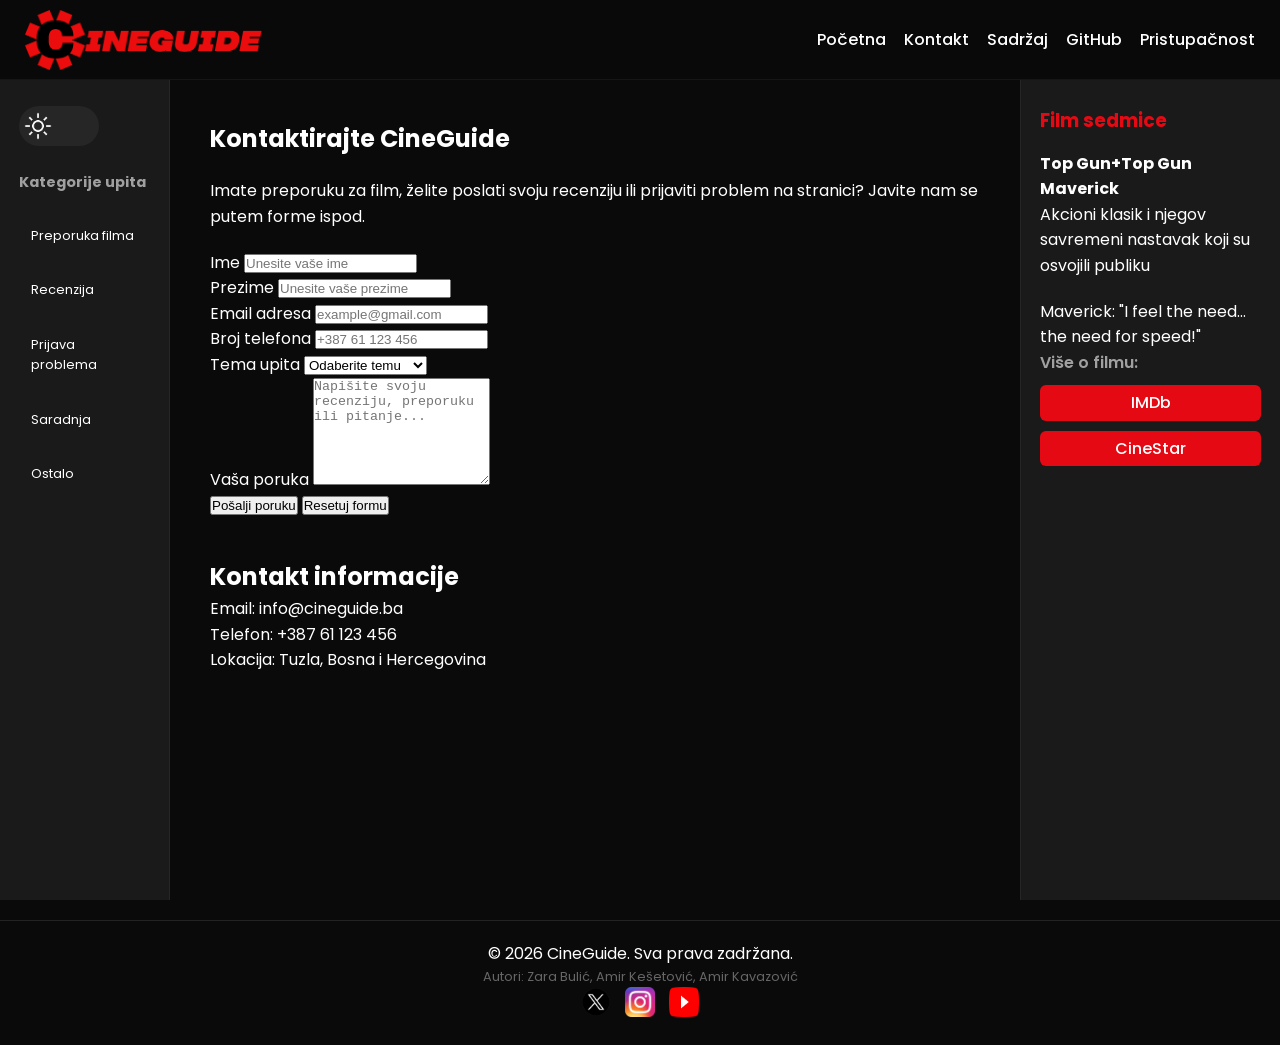
<file: kontakt.html>
<!DOCTYPE html>
<html lang="bs">
<head>
<meta charset="UTF-8">
<meta name="viewport" content="width=device-width, initial-scale=1.0">
<title>CineGuide - Kontakt</title>
    <link rel="stylesheet" href="css/tptpstil.css">
    <script src="js/tptpskripte.js" defer></script>
</head>

<body>

    <header>
        <div class="logo">
            <img src="images/CineLogoFinal.png" alt="CineGuide Logo" class="logo-slika">
        </div>

        <nav>
            <ul>
                <li><a href="index.html">Početna</a></li>
                <li><a href="kontakt.html">Kontakt</a></li>
                <li><a href="sadrzaj.html">Sadržaj</a></li>
                <li><a href="https://github.com/amirkesetovic/Grupa14-TPTP-2026" target="_blank">GitHub</a></li>
                <li><a href="#" id="accessibility">Pristupačnost</a></li>
            </ul>
        </nav>

            <!-- ACCESSIBILITY PANEL -->
<div class="accessibility-panel hidden" id="accessibility-panel">

    <h3>Postavke pristupačnosti</h3>

    <div class="accessibility-option">
        <label for="font-size-slider">
            Veličina fonta
        </label>

        <input
            type="range"
            id="font-size-slider"
            min="14"
            max="24"
            value="16"
        >

        <span id="font-size-value">16px</span>
    </div>

    <div class="accessibility-option">
        <button id="toggle-animations">
            Isključi animacije
        </button>
    </div>

</div>
    </header>

    <div class="glavni-kontejner">
        <aside class="lijevi-sidebar">

            <input type="checkbox" id="mode-toggle" class="mode-checkbox">

            <label for="mode-toggle" class="slide-kontejner">
            <div class="ikona-omotac">
                    <img src="images/lightmode.png" alt="Light" class="ikona-sunce">
                    <img src="images/darkmode.png" alt="Dark" class="ikona-mesec">
            </div>
            </label>

            <h3>Kategorije upita</h3>

            <ul>
                <li><a href="#">Preporuka filma</a></li>
                <li><a href="#">Recenzija</a></li>
                <li><a href="#">Prijava problema</a></li>
                <li><a href="#">Saradnja</a></li>
                <li><a href="#">Ostalo</a></li>
            </ul>

        </aside>

        <!-- GLAVNI SADRZAJ -->
        <main class="kontakt-sadrzaj">

            <section class="kontakt-sekcija">

                <h1>Kontaktirajte CineGuide</h1>

                <p>
                    Imate preporuku za film, želite poslati svoju recenziju
                    ili prijaviti problem na stranici? Javite nam se putem forme ispod.
                </p>

                
                <form id="kontakt-forma">

                    
                    <div class="forma-grupa">
                        <label for="ime">Ime</label>
                        <input type="text" id="ime" class="unos-polje" name="ime" 
                        placeholder="Unesite vaše ime" autocomplete="given-name">
                        <span class="greska" id="ime-greska"></span>
                    </div>
                    
                    <div class="forma-grupa">
                        <label for="prezime">Prezime</label>
                        <input type="text" id="prezime"class="unos-polje"  name="prezime" 
                        placeholder="Unesite vaše prezime" autocomplete="family-name">
                        <span class="greska" id="prezime-greska"></span>
                    </div>

                    <div class="forma-grupa">
                        <label for="email">Email adresa</label>
                        <input type="text" id="email" class="unos-polje" name="email" 
                        placeholder="example@gmail.com" autocomplete="email">
                        <span class="greska" id="email-greska"></span>
                    </div>
                    
                    <div class="forma-grupa">
                        <label for="telefon">Broj telefona</label>
                        <input type="text" id="telefon" class="unos-polje" name="telefon"  
                        placeholder="+387 61 123 456" autocomplete="tel">
                        <span class="greska" id="telefon-greska"></span>
                    </div>

                    <div class="forma-grupa">
                        <label for="tema">Tema upita</label>
                        <select id="tema" name="tema" class="unos-polje">

                            <option value="">Odaberite temu</option>
                            <option value="preporuka">
                                Preporuka filma
                            </option>

                            <option value="recenzija">
                                Slanje recenzije
                            </option>

                            <option value="problem">
                                Prijava problema
                            </option>

                            <option value="saradnja">
                                Saradnja
                            </option>

                            <option value="ostalo">
                                Ostalo
                            </option>

                        </select>

                        <span class="greska" id="tema-greska"></span>
                    </div>

                    <div class="forma-grupa">
                        <label for="poruka">Vaša poruka</label>

                        <textarea
                            id="poruka" name="poruka" rows="7"
                             placeholder="Napišite svoju recenziju, preporuku ili pitanje..."
                        ></textarea>

                        <span class="greska" id="poruka-greska"></span>
                    </div>

                    <div class="dugmad-forme">
                        <button type="submit" class="posalji-btn">
                            Pošalji poruku
                        </button>

                        <button type="reset" class="reset-btn">
                            Resetuj formu
                        </button>

                    </div>
                </form>

                <div id="uspjesna-poruka"></div>
                <section class="kontakt-info">

    <h2>Kontakt informacije</h2>

    <p>Email: info@cineguide.ba</p>
    <p>Telefon: +387 61 123 456</p>
    <p>Lokacija: Tuzla, Bosna i Hercegovina</p>
                </section>
        </main>

        <aside class="desni-sidebar">
            <h3 class="kontakt-film-naslov">Film sedmice</h3>

            <div class="film-sedmice">
          <h4>Top Gun+Top Gun Maverick</h4>
                <p>
                    Akcioni klasik i njegov savremeni nastavak koji su osvojili publiku 
                </p>

            </div>

            <blockquote class="kontakt-citat">
                Maverick: "I feel the need... the need for speed!"
            </blockquote>
         <p class="link-naslov">Više o filmu:</p>

    <div class="link-grupa">
        <a href="https://www.imdb.com/title/tt0092099/" target="_blank" class="link-dugme">
            IMDb
        </a>

        <a href="https://cinestarcinemas.ba/tuzla-bingo-city-center/top-gun-maverick/6507"
           target="_blank" class="link-dugme">
            CineStar
        </a>
          </aside>
           </div>
    
    <footer class="footer-glavni">
        <p>&copy; 2026 CineGuide. Sva prava zadržana.</p>
        <p class="footer-autori">Autori: Zara Bulić, Amir Kešetović, Amir Kavazović</p>
        <a href="https://www.x.com" target="_blank"><img src="images/x-icon.png" alt="X Logo" class="icon"></a>
        <a href="https://www.instagram.com" target="_blank"><img src="images/Instagram_icon.png" alt="Instagram Logo" class="icon"></a>
        <a href="https://www.youtube.com" target="_blank"><img src="images/Youtube_icon.png" alt="Youtube Logo" class="icon"></a>
    </footer>

</body>
</html>
</file>
<file: css/tptpstil.css>
@import url('https://fonts.googleapis.com/css2?family=Poppins:wght@300;400;600;700&display=swap');

:root {
    --primary: #e50914;
    --bg-body: #0a0a0a;
    --bg-card: #1a1a1a;
    --text-main: #ffffff;
    --text-muted: #a0a0a0;
    --gold: #ffc107;
    --glass: rgba(255, 255, 255, 0.05);
    --header-height: 80px;
    --sidebar-width: clamp(160px, 18vw, 240px);
    --aside-width: clamp(220px, 24vw, 340px);
}
* {
    margin: 0;
    padding: 0;
    box-sizing: border-box;
}

/* --- DEFAULT STIL --- */
body {
    background-color: var(--bg-body);
    color: var(--text-main);
    font-family: 'Poppins', sans-serif;
    line-height: 1.6;
}

/* ---LIGHT MODE--- */
body.light-mode {
    --bg-body: #f5f5f5;
    --bg-card: #ffffff;
    --text-main: #1a1a1a;
    --text-muted: #555555;
    --glass: rgba(0, 0, 0, 0.1);
}

/* -------------- */
/* --- HEADER --- */
/* -------------- */
header {
    background: rgba(10, 10, 10, 0.95);
    backdrop-filter: blur(10px);
    height: var(--header-height);
    width: 100%;
    position: fixed;
    top: 0;
    left: 0;
    display: flex;
    align-items: center;
    justify-content: space-between;
    padding: 0 40px;
    border-bottom: 1px solid var(--glass);
    z-index: 1000;
}

.logo {
    display: flex;
    align-items: center; /* Centriranje slike vertikalno */
}

.logo-slika {
    max-height: 60px; /* Prilagodite visinu logotipa da stane u header */
    width: auto;      /* Automatska širina radi očuvanja proporcija */
}

header nav ul {
    display: flex;
    list-style: none;
    gap: 25px;
}

header nav ul li a {
    color: white;
    text-decoration: none;
    font-weight: 500;
    transition: 0.3s;
}

header nav ul li a:hover {
    color: var(--primary);
}

.accessibility-panel {
    position: absolute;
    top: 90px;
    right: 40px;

    width: 320px;

    background: var(--bg-card);

    border: 1px solid var(--glass);

    border-radius: 15px;

    padding: 20px;

    z-index: 2000;

    box-shadow: 0 10px 25px rgba(0,0,0,0.4);
}

.accessibility-panel.hidden {
    display: none;
}

.accessibility-panel h3 {
    margin-bottom: 20px;
    color: var(--primary);
}

.accessibility-option {
    margin-bottom: 20px;
}

.accessibility-option label {
    display: block;
    margin-bottom: 10px;
}

.accessibility-option input[type="range"] {
    width: 100%;
}

.accessibility-option button {
    width: 100%;
    padding: 10px;

    border: none;
    border-radius: 8px;

    background: var(--primary);
    color: white;

    cursor: pointer;

    font-weight: 600;

    transition: 0.3s;
}

.accessibility-option button:hover {
    background: #b20710;
}

body.reduce-motion * {
    animation: none !important;
    transition: none !important;
    scroll-behavior: auto !important;
}

/* --- GLAVNI KONTEJNER --- */
.glavni-kontejner {
    display: grid;
    grid-template-columns: var(--sidebar-width) 1fr var(--aside-width);
    margin-top: var(--header-height);
    min-height: calc(100vh - var(--header-height));
}

/* ---------------------- */
/* --- LIJEVI SIDEBAR --- */
/* ---------------------- */
.lijevi-sidebar {
    background: var(--bg-card);
    padding:
        clamp(15px, 2vw, 30px)
        clamp(10px, 1.5vw, 20px);
    border-right: 1px solid var(--glass);
    position: sticky;
    top: var(--header-height);
    height: calc(100vh - var(--header-height));
}
.lijevi-sidebar {
    position: sticky;
    top: var(--header-height);
    height: calc(100vh - var(--header-height));
    overflow-y: auto;
}

/* Firefox */
.lijevi-sidebar {
    scrollbar-width: thin;
    scrollbar-color: var(--primary) transparent;
}

/* Chrome, Edge, Safari */
.lijevi-sidebar::-webkit-scrollbar {
    width: 6px;
}

.lijevi-sidebar::-webkit-scrollbar-thumb {
    background-color: var(--primary);
    border-radius: 3px;
}
.lijevi-sidebar h3 {
    margin-bottom: 20px;
    font-size: clamp(0.9rem, 1vw, 1.2rem);
    color: var(--text-muted);
}

.lijevi-sidebar ul {
    list-style: none;
    display: flex;
    flex-direction: column;
    gap: 10px;
}

.lijevi-sidebar ul li a {
    color: var(--text-main);
    text-decoration: none;
    display: block;
    font-size: clamp(0.8rem, 0.9vw, 1rem);
    padding: clamp(8px, 1vw, 12px);
    border-radius: 8px;
    transition: 0.3s;
}

.lijevi-sidebar ul li a:hover {
    background: var(--glass);
    color: var(--primary);
    padding-left: 15px;
}

.mode-checkbox {
    display: none;
}

.slide-kontejner {
    display: flex;
    align-items: center;
    gap: 15px;
    padding: 10px 15px;
    background: var(--glass);
    border-radius: 50px;
    cursor: pointer;
    width: fit-content;
    margin-bottom: 25px;
    transition: 0.3s;
}

.slide-kontejner {
    width: 80px;
    height: 40px;
    background: var(--glass);
    border-radius: 50px;
    display: flex;
    align-items: center;
    padding: 5px;
    cursor: pointer;
    margin-bottom: 25px;
    transition: 0.3s;
}

.ikona-omotac {
    width: 100%;
    display: flex;
    align-items: center;
    justify-content: flex-start;
    transition: 0.3s ease;
    position: relative;
}

#mode-toggle:checked + .slide-kontejner .ikona-omotac {
    justify-content: flex-end;
}

.ikona-omotac {
    width: 100%;
    display: flex;
    align-items: center;
    justify-content: flex-start;
    transition: 0.3s ease;
}

.ikona-sunce,
.ikona-mesec {
    width: 28px;
    height: 28px;
    transition: 0.3s ease;
}

.ikona-sunce {
    opacity: 1;
    transform: scale(1);
    filter: invert(1);
}

.ikona-mesec {
    opacity: 0;
    transform: scale(0);
}

.aktivan-filter {
    background: var(--primary);
    color: white !important;
}

/*---LIGHT/DARK MODE TOGGLE --- */
#mode-toggle:checked + .slide-kontejner .ikona-sunce {
    opacity: 0;
    transform: scale(0);
}

#mode-toggle:checked + .slide-kontejner .ikona-mesec {
    opacity: 1;
    transform: scale(1);
}

#mode-toggle:checked + .slide-kontejner .ikona-omotac {
    justify-content: flex-end;
}

/* ------------------------------- */
/* --- SREDINA - MREŽA FILMOVA --- */
/* ------------------------------- */
.hero-slider {
    position: relative;
    width: 100%;
    height: 420px;
    overflow: hidden;
    border-bottom: 1px solid var(--glass);
}

.slides {
    display: flex;
    width: 100%;
    height: 100%;
    transition: transform 0.6s ease-in-out;
}

.slide {
    min-width: 100%;
    height: 100%;
    position: relative;
}

.slide img {
    width: 100%;
    height: 100%;
    object-fit: cover;
    filter: brightness(45%);
}

.slide-video {
    width: 100%;
    height: 100%;
    object-fit: cover;
    filter: brightness(45%);
}

.slide-content {
    position: absolute;
    left: 50px;
    bottom: 50px;
    max-width: 500px;
    z-index: 5;
}

.slide-content h1 {
    font-size: 3rem;
    margin-bottom: 15px;
    color: white;
}

.slide-content p {
    font-size: 1.1rem;
    color: #e0e0e0;
}

.nav-btn {
    position: absolute;
    top: 50%;
    transform: translateY(-50%);
    width: 50px;
    height: 50px;
    border: none;
    border-radius: 50%;
    background: rgba(0,0,0,0.5);
    color: white;
    font-size: 2rem;
    cursor: pointer;
    z-index: 10;
    transition: 0.3s;
}

.nav-btn:hover {
    background: rgba(0,0,0,0.8);
}

.prev {
    left: 20px;
}

.next {
    right: 20px;
}

.dots {
    position: absolute;
    bottom: 20px;
    left: 50%;
    transform: translateX(-50%);
    display: flex;
    gap: 10px;
    z-index: 10;
}

.dot {
    width: 12px;
    height: 12px;
    border-radius: 50%;
    background: rgba(255,255,255,0.4);
    cursor: pointer;
    transition: 0.3s;
}

.dot.active {
    background: white;
}

.sredisnji-sadrzaj {
    display: flex;
    flex-direction: column;
    width: 100%;
}

.sadrzaj-filmova {
    padding: 40px;
    display: grid;
    grid-template-columns: repeat(auto-fill, minmax(280px, 1fr));
    gap: 30px;
}

.film-kartica {
    background: var(--bg-card);
    border-radius: 15px;
    overflow: hidden;
    border: 1px solid var(--glass);
    transition: 0.4s;
    display: flex;
    flex-direction: column;
}

.film-kartica:hover {
    transform: translateY(-10px);
    border-color: var(--primary);
}

.film-kartica img {
    width: 100%;
    height: 200px;
    object-fit: cover;
    display: block;
}

.film-kartica .info {
    padding: 20px;
    flex-grow: 1;
    display: flex;
    flex-direction: column;
}

.film-kartica h3 {
    margin-bottom: 10px;
    font-size: 1.2rem;
}

.film-kartica p {
    color: var(--text-muted);
    font-size: 0.9rem;
}

/* --- ZVJEZDICE I BROJČANA OCJENA --- */
.rating {
    margin-top: 10px;
}

.stars {
    color: var(--gold);
    letter-spacing: 1px;
}

.ocjena-broj {
    color: var(--text-muted);
    font-size: 0.85rem;
    margin-left: 5px;
}

.kontakt-sekcija { 
    padding: 40px;
    display: flex;
    flex-direction: column;
    gap: 20px;
}

.film-tabela {
    border: 1px solid var(--glass);
    border-radius: 10px;
    border-collapse: collapse;
}

.film-tabela th,
.film-tabela td {
    border: 1px solid var(--glass);
    padding: 12px 15px;
    text-align: left;
}

.kontakt-film-naslov {
    color: #e50914;
    margin-bottom: 15px;
}

.kontakt-citat {
    margin-top: 20px;
}
.galerija-filmova {
    display: grid;
    grid-template-columns: repeat(auto-fit, minmax(180px, 1fr));
    gap: 15px;
    margin-top: 20px;
}
.galerija-filmova a {
    display: block;
    overflow: hidden;
    border-radius: 12px;
}
.galerija-filmova img {
    width: 100%;
    height: 220px;        /* svi isti okvir */
    object-fit: cover;    /* ključno: crop, ali bez deformacije */
    border-radius: 12px;
    transition: 0.3s;
    border: 2px solid var(--glass);
}

.galerija-filmova img:hover {
    transform: scale(1.05);
    border-color: var(--primary);
}
.link-naslov {
    margin-bottom: 10px;
    font-weight: 600;
    color: var(--text-muted);
}

.link-grupa {
    display: flex;
    flex-direction: column;
    gap: 10px;
}

.link-dugme {
    display: block;
    text-align: center;
    padding: 5px 8px;
    background: var(--primary);
    color: white;
    text-decoration: none;
    border-radius: 6px;
    transition: 0.3s;
    font-weight: 500;
}

.link-dugme:hover {
    background: #b20710;
    transform: translateY(-2px);
}
/* --- NAŠE MIŠLJENJE I TIPKA --- */
.misljenje {
    margin-top: 10px;
    font-size: 0.85rem;
    line-height: 1.4;
}

.detalji-btn {
    display: block;
    background-color: var(--primary);
    color: white;
    text-align: center;
    text-decoration: none;
    padding: 12px;
    border-radius: 8px;
    margin-top: auto; /* Gura tipku na dno kartice */
    font-weight: 600;
    transition: 0.3s;
}

.detalji-btn:hover {
    background-color: #b20710;
}

.map-wrapper {
    position: relative;
    width: 100%;
    max-width: 530px;
}

.interaktivna-mapa {
    display: block;
    width: 100%;
    height: auto;
    border-radius: 15px;
}

.map-highlight {
    position: absolute;
    top: 0;
    left: 0;

    width: 100%;
    height: 100%;

    pointer-events: none;
}

.map-highlight polygon,
.map-highlight circle {

    fill: rgba(229, 9, 20, 0.35);

    stroke: #e50914;
    stroke-width: 3;

    filter:
        drop-shadow(0 0 8px rgba(229, 9, 20, 0.8));

    transition: 0.25s;
}

#liste ul {
    list-style: none;
    padding-left: 0;
}

#liste > ul > li {
    background: var(--bg-card);
    padding: 15px 20px;
    margin-bottom: 15px;
    border-radius: 12px;
    border-left: 4px solid var(--primary);
    font-weight: 600;
}

#liste ul ul {
    margin-top: 10px;
    padding-left: 20px;
}

#liste ul ul li {
    color: var(--text-muted);
    font-weight: 400;
    margin-bottom: 5px;
    position: relative;
}

#liste ul ul li::before {
    content: "🎬";
    margin-right: 8px;
}


/* ----------------------------- */
/* --- DESNI SIDEBAR (VIDEO) --- */
/* ----------------------------- */
.desni-sidebar {
    background: var(--bg-card);
    padding:
        clamp(15px, 2vw, 30px)
        clamp(10px, 1.5vw, 20px);
    border-left: 1px solid var(--glass);
    position: sticky;
    top: var(--header-height);
    height: calc(100vh - var(--header-height));
}

.video-okvir {
    width: 100%;
    height: 450px; /* Fiksna visina za stabilan prikaz */
    background: #000;
    border-radius: 12px;
    overflow: hidden;
    border: 2px solid var(--primary);
    position: relative;
}

.lokalni-video {
    width: 100%;
    height: 100%;
    object-fit: cover;
}

.video-kontejner {
    position: relative;
    width: 100%;
    height: var(--video-visina);
    overflow: hidden;
    /* Flexbox za centriranje teksta preko videa */
    display: flex;
    align-items: center;
    justify-content: center;
}

.pozadinski-video {
    position: absolute;
    top: 50%;
    left: 50%;
    min-width: 100%;
    min-height: 100%;
    width: auto;
    height: auto;
    z-index: -1; /* Video ide u pozadinu */
    transform: translate(-50%, -50%);
    object-fit: cover; /* Osigurava da video popuni prostor bez razvlačenja */
}

/* Osiguraj da kontejner preko videa ne bude preširok na desktopu */
.sadrzaj-preko-videa {
    max-width: 80%;       /* Da ne ide od ruba do ruba */
    z-index: 10;          /* Mora biti veći od videa (-1) */
}

.trailer-naslov {
    color: #e50914;
    margin-bottom: 15px;
}

.trailer-opis {
    margin-top: 10px;
    font-size: 0.9rem;
    color: #a0a0a0;
}
/* -------------- */
/* --- FOOTER --- */
/* -------------- */
footer {
    text-align: center;
    padding: 40px;
    background: rgba(10, 10, 10, 0.95); /* footer ostaje na dark mode */
    border-top: 1px solid var(--glass);
}

footer p {
    color: white; /* footer ostaje na dark mode */
}

.footer-glavni {
    text-align: center;
    padding: 20px;
    border-top: 1px solid rgba(255,255,255,0.1);
    margin-top: 20px;
}

.footer-autori {
    font-size: 0.8rem;
    color: #666;
}

.icon {
    width: 30px;
    height: 30px;
    margin: 0 5px;
    transition: 0.3s;
    align-items: baseline;
}

/* ----------------- */
/* --- RECENZIJE --- */
/* ----------------- */
.hidden {
    display: none;
}

#recenzije {
    width: 100%;
    padding: 40px;
}

.film-recenzija {
    max-width: 900px;
    margin: 0 auto;
}

.film-recenzija img {
    display: block;
    width: 100%;
    max-width: 500px;
    height: auto;

    margin: 0 auto 25px auto;

    border-radius: 15px;
    object-fit: cover;
}

.film-recenzija h1 {
    margin-bottom: 20px;
    font-size: 2.5rem;
}

.film-recenzija p {
    margin-bottom: 15px;
    line-height: 1.8;
    color: var(--text-muted);
}

.nazad-btn {
    margin-bottom: 30px;
}

/* --------------------- */
/* --- RESPONZIVNOST --- */
/* --------------------- */

/* Manji desktopi */
@media (max-width: 1400px) {

    :root {
        --sidebar-width: 170px;
        --aside-width: 260px;
    }

    header {
        padding: 0 25px;
    }

    header nav ul {
        gap: 18px;
    }

    .hero-slider {
        height: 360px;
    }

    .slide-content h1 {
        font-size: 2.3rem;
    }

    .video-okvir {
        height: 350px;
    }

    .sadrzaj-filmova {
        grid-template-columns:
            repeat(auto-fill, minmax(240px, 1fr));

        padding: 30px;
        gap: 20px;
    }
}



/* Laptopi */
@media (max-width: 1200px) {

    :root {
        --sidebar-width: 150px;
        --aside-width: 220px;
    }

    header nav ul {
        gap: 14px;
    }

    header nav ul li a {
        font-size: 0.9rem;
    }

    .slide-content h1 {
        font-size: 2rem;
    }

    .slide-content p {
        font-size: 1rem;
    }

    .hero-slider {
        height: 320px;
    }

    .video-okvir {
        height: 300px;
    }

    .sadrzaj-filmova {
        grid-template-columns:
            repeat(auto-fill, minmax(220px, 1fr));
    }

    .film-recenzija img {
        max-width: 100%;
    }
}



/* Tableti landscape */
@media (max-width: 992px) {

    .glavni-kontejner {
        grid-template-columns: 180px 1fr;
    }
    
    .sadrzaj-filmova {
        grid-template-columns:
            repeat(auto-fill, minmax(220px, 1fr));

        padding: 25px;
    }

    .hero-slider {
        height: 280px;
    }

    .slide-content h1 {
        font-size: 1.8rem;
    }

    .film-recenzija img {
        max-width: 100%;
    }
}



/* Tableti portrait */
@media (max-width: 768px) {

    /* HEADER */

    header {
        height: auto;
        flex-direction: column;
        align-items: center;
        padding: 15px;
        gap: 15px;
    }

    /* NAVIGACIJA */

    header nav ul {
        display: flex;
        flex-wrap: wrap;
        justify-content: center;
        gap: 10px;
    }

    header nav ul li a {
        font-size: 0.8rem;
        white-space: nowrap;
    }

    /* GRID */

    .glavni-kontejner {
        grid-template-columns: 1fr;
        margin-top: 120px;
    }

    /* LIJEVI SIDEBAR */

    .lijevi-sidebar {
        position: static;
        height: auto;

        border-right: none;
        border-bottom: 1px solid var(--glass);
    }

    .lijevi-sidebar ul {
        flex-direction: row;
        flex-wrap: wrap;
        justify-content: center;
    }

    /* HERO */

    .hero-slider {
        height: 250px;
    }

    .slide-content {
        left: 20px;
        bottom: 20px;
        max-width: 90%;
    }

    .slide-content h1 {
        font-size: 1.5rem;
    }

    .slide-content p {
        font-size: 0.9rem;
    }

    /* FILMOVI */

    .sadrzaj-filmova {
        grid-template-columns: 1fr;
        padding: 20px;
    }

    /* ACCESSIBILITY */

    .accessibility-panel {
        right: 15px;
        left: 15px;
        width: auto;
    }

    /* DESNI SIDEBAR NESTAJE */
    .desni-sidebar {
        display: none;
    }
}



/* Telefoni */
@media (max-width: 576px) {

    header {
        padding: 12px;
    }

    .logo-slika {
        max-height: 45px;
    }

    header nav ul {
        gap: 6px;
    }

    header nav ul li a {
        font-size: 0.7rem;
    }

    .hero-slider {
        height: 200px;
    }

    .slide-content h1 {
        font-size: 1.2rem;
    }

    .slide-content p {
        font-size: 0.8rem;
    }

    .film-kartica .info {
        padding: 15px;
    }

    .film-kartica h3 {
        font-size: 1rem;
    }

    .film-kartica p {
        font-size: 0.8rem;
    }

    .detalji-btn {
        padding: 10px;
        font-size: 0.85rem;
    }

    .sadrzaj-filmova {
        padding: 10px;
        gap: 15px;
    }

    .film-recenzija img {
        border-radius: 10px;
    }
}


/* Mali telefoni */
@media (max-width: 400px) {

    header nav ul li a {
        font-size: 0.65rem;
    }

    .slide-content h1 {
        font-size: 1rem;
    }

    .slide-content p {
        font-size: 0.75rem;
    }

    .hero-slider {
        height: 170px;
    }

    .nav-btn {
        width: 38px;
        height: 38px;
        font-size: 1.4rem;
    }
}
</file>
